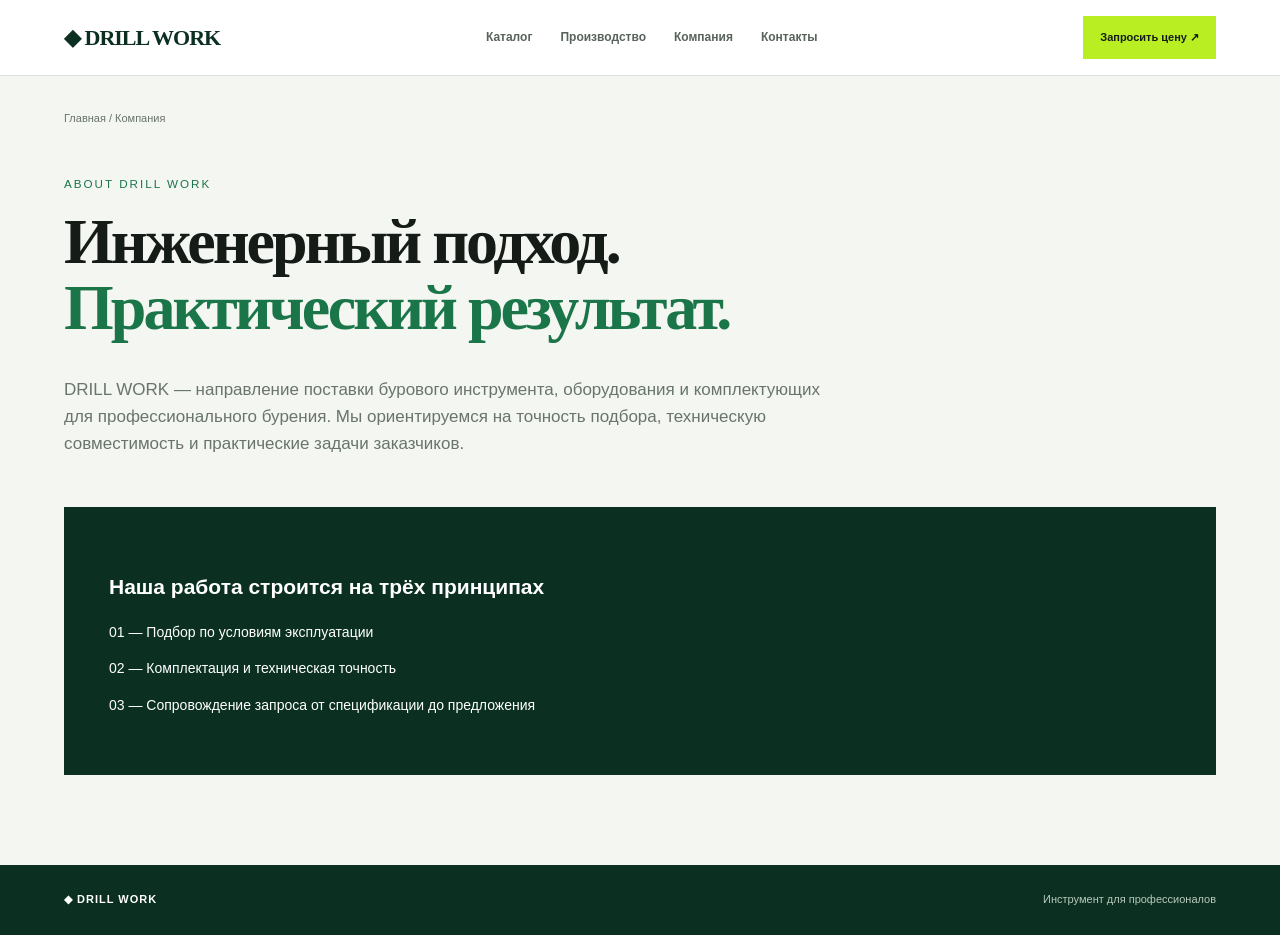
<file: company.html>
<!doctype html><html lang="ru"><head><meta charset="utf-8"><meta name="viewport" content="width=device-width,initial-scale=1"><title>Компания — DRILL WORK</title><link rel="stylesheet" href="site.css"></head><body><header class="header"><a class="logo" href="index.html">◆ DRILL WORK</a><nav><a href="catalog.html">Каталог</a><a href="production.html">Производство</a><a href="company.html">Компания</a><a href="contacts.html">Контакты</a></nav><a class="btn" href="contacts.html">Запросить цену ↗</a></header><main class="wrap"><div class="crumb"><a href="index.html">Главная</a> / Компания</div><small style="color:#1a7548;letter-spacing:2px">ABOUT DRILL WORK</small><h1>Инженерный подход.<br><i style="color:#1a7548;font-style:normal">Практический результат.</i></h1><p style="max-width:760px;font-size:17px;color:#68746c;margin:35px 0">DRILL WORK — направление поставки бурового инструмента, оборудования и комплектующих для профессионального бурения. Мы ориентируемся на точность подбора, техническую совместимость и практические задачи заказчиков.</p><div style="background:#0b3022;color:white;padding:45px;margin-top:50px"><h2>Наша работа строится на трёх принципах</h2><p>01 — Подбор по условиям эксплуатации</p><p>02 — Комплектация и техническая точность</p><p>03 — Сопровождение запроса от спецификации до предложения</p></div></main><footer><div>◆ DRILL WORK</div><span>Инструмент для профессионалов</span></footer></body></html>
</file>
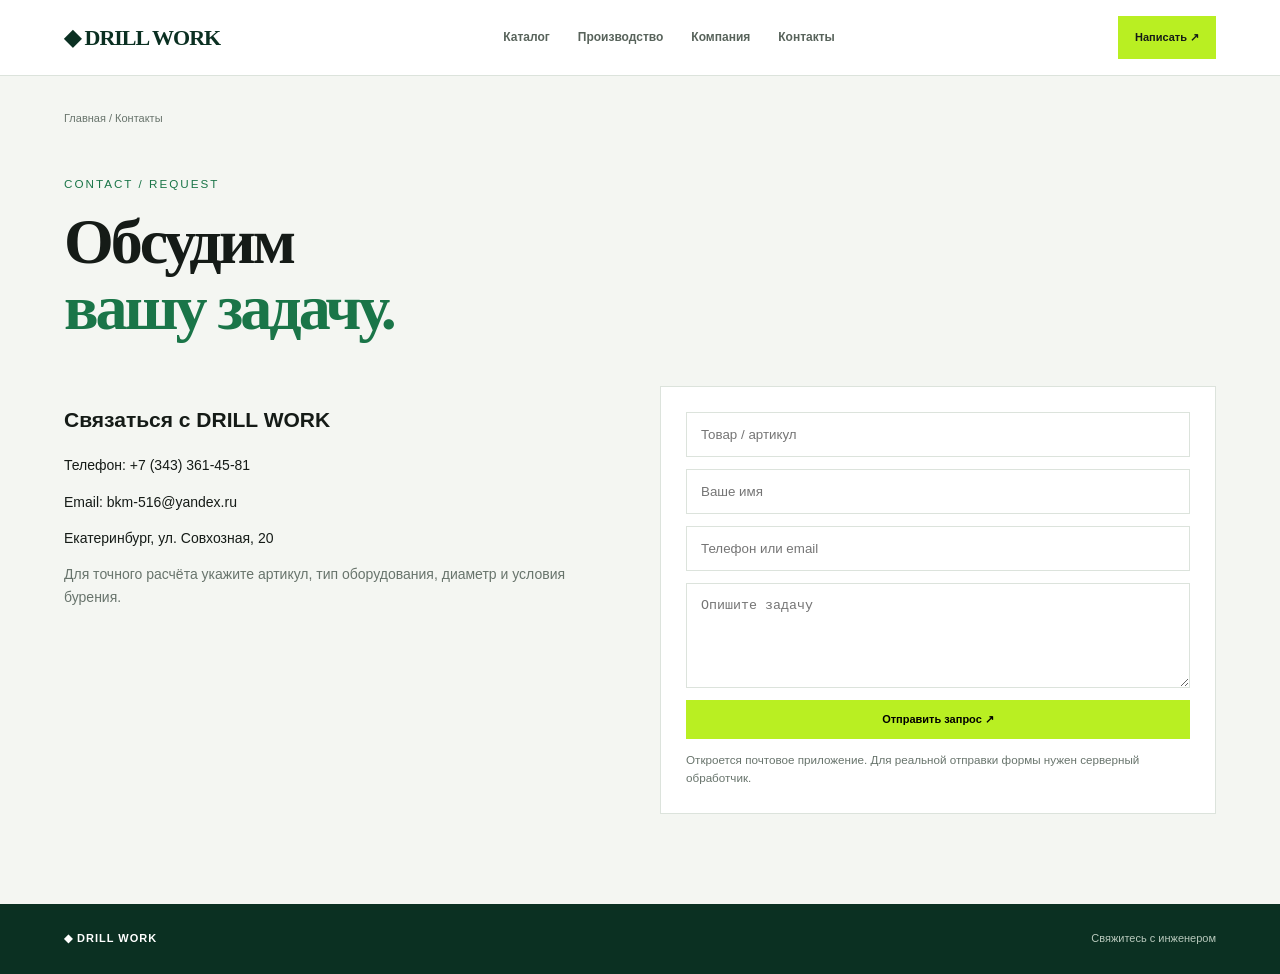
<file: contacts.html>
<!doctype html><html lang="ru"><head><meta charset="utf-8"><meta name="viewport" content="width=device-width,initial-scale=1"><title>Контакты — DRILL WORK</title><link rel="stylesheet" href="site.css"></head><body><header class="header"><a class="logo" href="index.html">◆ DRILL WORK</a><nav><a href="catalog.html">Каталог</a><a href="production.html">Производство</a><a href="company.html">Компания</a><a href="contacts.html">Контакты</a></nav><a class="btn" href="mailto:bkm-516@yandex.ru">Написать ↗</a></header><main class="wrap"><div class="crumb"><a href="index.html">Главная</a> / Контакты</div><small style="color:#1a7548;letter-spacing:2px">CONTACT / REQUEST</small><h1>Обсудим<br><i style="color:#1a7548;font-style:normal">вашу задачу.</i></h1><div style="display:grid;grid-template-columns:1fr 1fr;gap:40px;margin-top:45px"><div><h2>Связаться с DRILL WORK</h2><p>Телефон: <a href="tel:+73433614581">+7 (343) 361-45-81</a></p><p>Email: <a href="mailto:bkm-516@yandex.ru">bkm-516@yandex.ru</a></p><p>Екатеринбург, ул. Совхозная, 20</p><p style="color:#68746c">Для точного расчёта укажите артикул, тип оборудования, диаметр и условия бурения.</p></div><form action="mailto:bkm-516@yandex.ru" method="post" enctype="text/plain" style="display:grid;gap:12px;background:white;padding:25px;border:1px solid #dce3dc"><input id="prod" name="Товар" placeholder="Товар / артикул" style="padding:14px;border:1px solid #dce3dc"><input name="Имя" placeholder="Ваше имя" required style="padding:14px;border:1px solid #dce3dc"><input name="Телефон или email" placeholder="Телефон или email" required style="padding:14px;border:1px solid #dce3dc"><textarea name="Задача" placeholder="Опишите задачу" rows="5" style="padding:14px;border:1px solid #dce3dc"></textarea><button class="btn" type="submit" style="border:0;cursor:pointer">Отправить запрос ↗</button><small style="color:#68746c">Откроется почтовое приложение. Для реальной отправки формы нужен серверный обработчик.</small></form></div></main><footer><div>◆ DRILL WORK</div><span>Свяжитесь с инженером</span></footer><script>document.getElementById("prod").value=new URLSearchParams(location.search).get("product")||"";</script></body></html>
</file>
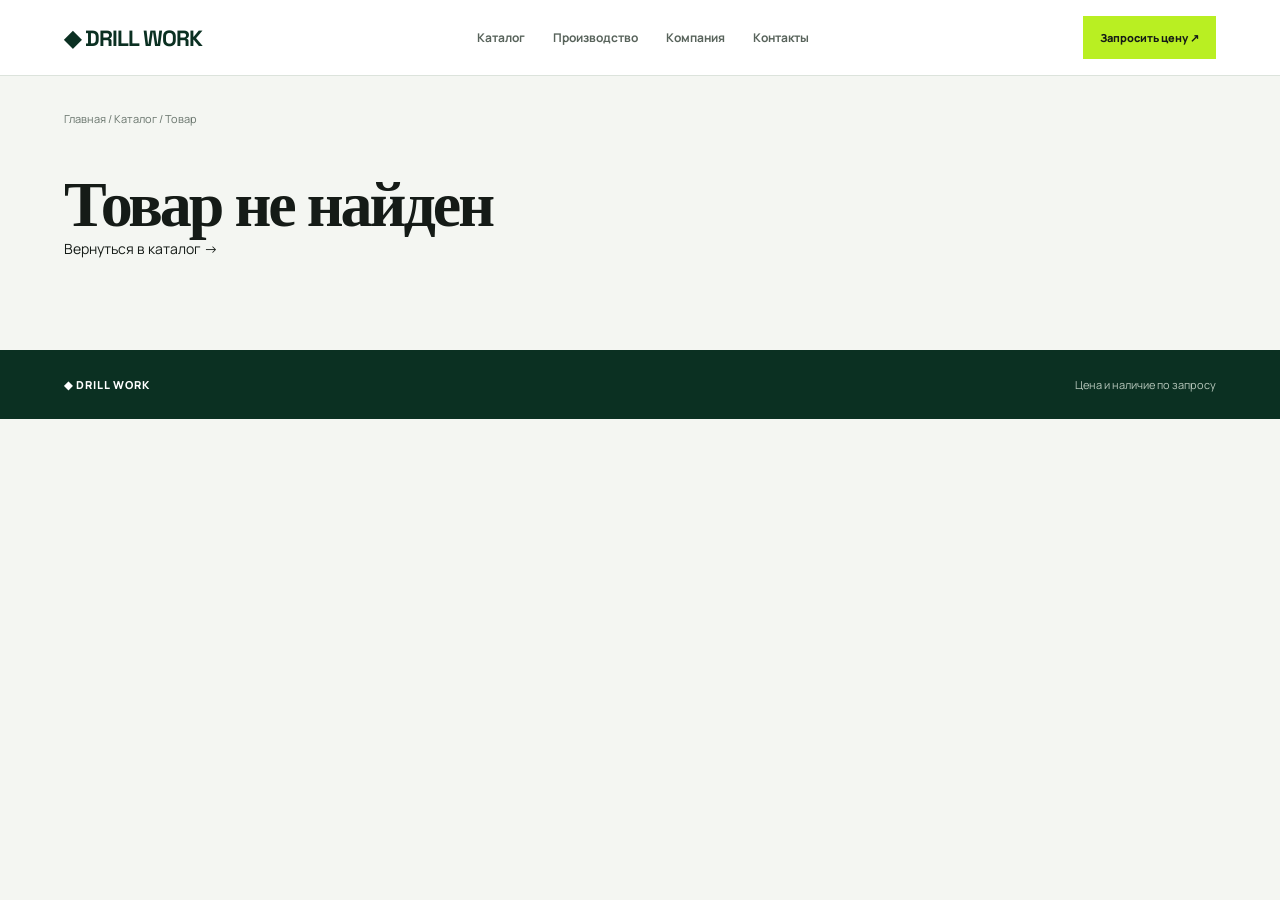
<file: product.html>
<!doctype html><html lang="ru"><head><meta charset="utf-8"><meta name="viewport" content="width=device-width,initial-scale=1"><title>Карточка товара — DRILL WORK</title><link rel="stylesheet" href="site.css"><link href="https://fonts.googleapis.com/css2?family=Manrope:wght@400;600;700;800&family=Space+Grotesk:wght@500;600;700&display=swap" rel="stylesheet"></head><body><header class="header"><a class="logo" href="index.html">◆ DRILL WORK</a><nav><a href="catalog.html">Каталог</a><a href="production.html">Производство</a><a href="company.html">Компания</a><a href="contacts.html">Контакты</a></nav><a class="btn" href="contacts.html">Запросить цену ↗</a></header><main class="wrap"><div class="crumb"><a href="index.html">Главная</a> / <a href="catalog.html">Каталог</a> / Товар</div><div id="product"></div></main><footer><div>◆ DRILL WORK</div><span>Цена и наличие по запросу</span></footer><script src="catalog-data.js"></script><script>const id=new URLSearchParams(location.search).get("id"),p=(window.drillProducts||[]).find(x=>x.sku===id||x.name===id);document.getElementById("product").innerHTML=p?'<div style="display:grid;grid-template-columns:1fr 1fr;gap:40px;align-items:start"><div style="background:#fff;padding:30px;border:1px solid #dce3dc"><img src="'+p.img+'" style="width:100%;height:480px;object-fit:contain" alt="'+p.name+'"></div><div><small style="color:#1a7548;letter-spacing:2px;font-weight:800">'+p.cat+' / '+p.sku+'</small><h1 style="font:700 clamp(35px,5vw,62px)/1.1 Space Grotesk;letter-spacing:-2px">'+p.name+'</h1><p style="color:#68746c">Промышленный буровой инструмент. Подбор исполнения, диаметра и комплектации осуществляется по техническому заданию.</p><div style="background:#fff;padding:24px;margin:28px 0;border:1px solid #dce3dc"><b>Цена по запросу</b><p style="color:#68746c;font-size:12px">Уточним стоимость, срок изготовления и совместимость с вашим оборудованием.</p><a class="btn" href="contacts.html?product='+encodeURIComponent(p.name)+'">Запросить предложение ↗</a></div><p><b>Артикул:</b> '+p.sku+'</p><p><b>Категория:</b> '+p.cat+'</p><a href="'+p.url+'" target="_blank" style="font-size:12px;color:#1a7548">Исходная карточка / справочная ссылка ↗</a></div></div>':'<h1>Товар не найден</h1><a href="catalog.html">Вернуться в каталог →</a>';if(innerWidth<650)document.querySelector("#product>div").style.gridTemplateColumns="1fr";</script></body></html>
</file>
<file: site.css>
:root{--g:#0b3022;--green:#1a7548;--lime:#b9ef22;--paper:#f4f6f2;--ink:#151b17;--muted:#68746c;--line:#dce3dc}*{box-sizing:border-box}body{margin:0;background:var(--paper);color:var(--ink);font:14px/1.6 Manrope,Arial}a{color:inherit;text-decoration:none}.header{height:76px;background:#fff;border-bottom:1px solid var(--line);display:flex;align-items:center;justify-content:space-between;padding:0 max(calc((100vw - 1360px)/2),5%);gap:30px;position:sticky;top:0;z-index:10}.logo{font:800 22px 'Space Grotesk';letter-spacing:-1px;color:var(--g)}nav{display:flex;gap:28px;font-size:12px;font-weight:700;color:#58635b}.btn{background:var(--lime);padding:13px 17px;font-size:11px;font-weight:800}.wrap{max-width:1360px;margin:auto;padding:34px 5% 90px}.crumb{font-size:11px;color:var(--muted);margin-bottom:44px}.head{display:flex;justify-content:space-between;align-items:end;margin-bottom:42px;gap:30px}.head small,aside>b{letter-spacing:1.8px;font-size:10px;font-weight:800;color:var(--green)}h1{font:700 clamp(42px,5vw,70px)/1.03 'Space Grotesk';letter-spacing:-3px;margin:15px 0 0}h1 i{font-style:normal;color:var(--green)}.head p{max-width:390px;color:var(--muted);font-size:13px}.catalog-layout{display:grid;grid-template-columns:230px 1fr;gap:35px}aside{background:white;border:1px solid var(--line);padding:22px;height:max-content;position:sticky;top:100px}#cats{display:grid;gap:3px;margin-top:16px}#cats button{border:0;background:none;text-align:left;padding:11px 9px;font:600 12px Manrope;color:#566259;cursor:pointer;border-radius:3px}#cats button.active,#cats button:hover{background:#eaf3e9;color:var(--green)}#cats span{float:right;color:#829087;font-size:10px}aside hr{border:0;border-top:1px solid var(--line);margin:22px 0}aside small{color:var(--muted)}.aside-link{display:block;font-size:12px;font-weight:800;color:var(--green);margin-top:8px}.toolbar{display:flex;gap:10px;margin-bottom:22px;align-items:center}.toolbar input,.toolbar select{height:45px;border:1px solid var(--line);background:white;padding:0 14px;font:12px Manrope}.toolbar input{flex:1;min-width:150px}.toolbar select{width:170px}.toolbar #count{font-size:11px;color:var(--muted);white-space:nowrap}.cards{display:grid;grid-template-columns:repeat(3,minmax(0,1fr));gap:14px}.card{background:#fff;border:1px solid var(--line);min-width:0;transition:.2s}.card:hover{border-color:#9abca5;transform:translateY(-2px)}.card-img{height:220px;background:#edf1ec;display:flex;align-items:center;justify-content:center;padding:18px;position:relative}.card-img img{width:100%;height:100%;object-fit:contain;mix-blend-mode:multiply}.card-img span{position:absolute;bottom:12px;left:14px;font-size:9px;color:#6b786e;letter-spacing:1px}.card-body{padding:18px}.card-body small{color:var(--green);font-size:9px;letter-spacing:1px;font-weight:800}.card-body h3{font:600 17px/1.3 'Space Grotesk';min-height:45px;margin:10px 0 18px}.card-foot{display:flex;justify-content:space-between;align-items:center;border-top:1px solid var(--line);padding-top:13px;font-size:11px;font-weight:800}.card-foot a{color:var(--green)}.pages{display:flex;justify-content:center;gap:6px;margin:30px 0 12px}.pages button{width:36px;height:36px;background:white;border:1px solid var(--line);font:700 12px Manrope;cursor:pointer}.pages button.active{background:var(--g);color:white}.info{text-align:center;color:var(--muted);font-size:11px}.empty{padding:50px;text-align:center;color:var(--muted);background:white}footer{background:var(--g);color:white;padding:26px 5%;display:flex;justify-content:space-between;gap:20px;font-size:11px}footer div{font-weight:800;letter-spacing:1px}footer span{color:#b9c9bd}@media(max-width:950px){.header nav{display:none}.catalog-layout{grid-template-columns:1fr}.catalog-layout aside{position:static}.cards{grid-template-columns:repeat(2,minmax(0,1fr))}.head{align-items:start;flex-direction:column}.head p{margin:0}.card-img{height:180px}}@media(max-width:560px){.header{height:64px;padding:0 18px}.logo{font-size:18px}.btn{padding:10px;font-size:10px}.wrap{padding:25px 16px 60px}.crumb{margin-bottom:30px}.cards{gap:8px}.card-img{height:140px;padding:10px}.card-body{padding:12px}.card-body h3{font-size:14px;min-height:55px}.toolbar{flex-wrap:wrap}.toolbar input{flex-basis:100%}.toolbar select{flex:1;width:auto}.toolbar #count{width:100%}footer{flex-direction:column}}
/* premium catalog image treatment */
.card{border:1px solid #e2e7e1;border-radius:2px;overflow:hidden;box-shadow:0 2px 10px rgba(15,35,22,.025);transition:transform .25s ease,border-color .25s ease,box-shadow .25s ease}
.card:hover{border-color:#b6cbb9;transform:translateY(-4px);box-shadow:0 14px 34px rgba(15,35,22,.08)}
.card-img{height:238px;background:linear-gradient(145deg,#f7f8f5 0%,#e9eee8 100%);padding:24px;overflow:hidden}
.card-img img{width:100%;height:100%;object-fit:contain;mix-blend-mode:multiply;filter:contrast(1.035) saturate(.88);transition:transform .35s ease}
.card:hover .card-img img{transform:scale(1.035)}
.card-img .image-index{position:absolute;left:15px;bottom:13px;font:700 8px/1 Manrope,sans-serif;letter-spacing:1.2px;color:#78867b;background:rgba(247,248,245,.82);padding:7px 9px;border-radius:2px}
.card-img .image-open{position:absolute;right:14px;top:14px;width:28px;height:28px;display:grid;place-items:center;background:rgba(255,255,255,.82);color:#1a7548;border-radius:50%;font-size:13px;opacity:0;transform:translateY(3px);transition:.2s}
.card:hover .image-open{opacity:1;transform:none}
.card-body{padding:20px}
.card-body small{display:block;line-height:1.5;letter-spacing:.8px}
.card-body small i{font-style:normal;color:#b4beb5;padding:0 3px}
.card-body h3{font-size:17px;letter-spacing:-.3px}
.card-foot{font-size:10px}
@media(max-width:950px){.card-img{height:205px}}
@media(max-width:560px){.card-img{height:155px;padding:12px}.card-body{padding:13px}.card-body h3{font-size:14px}}
</file>
